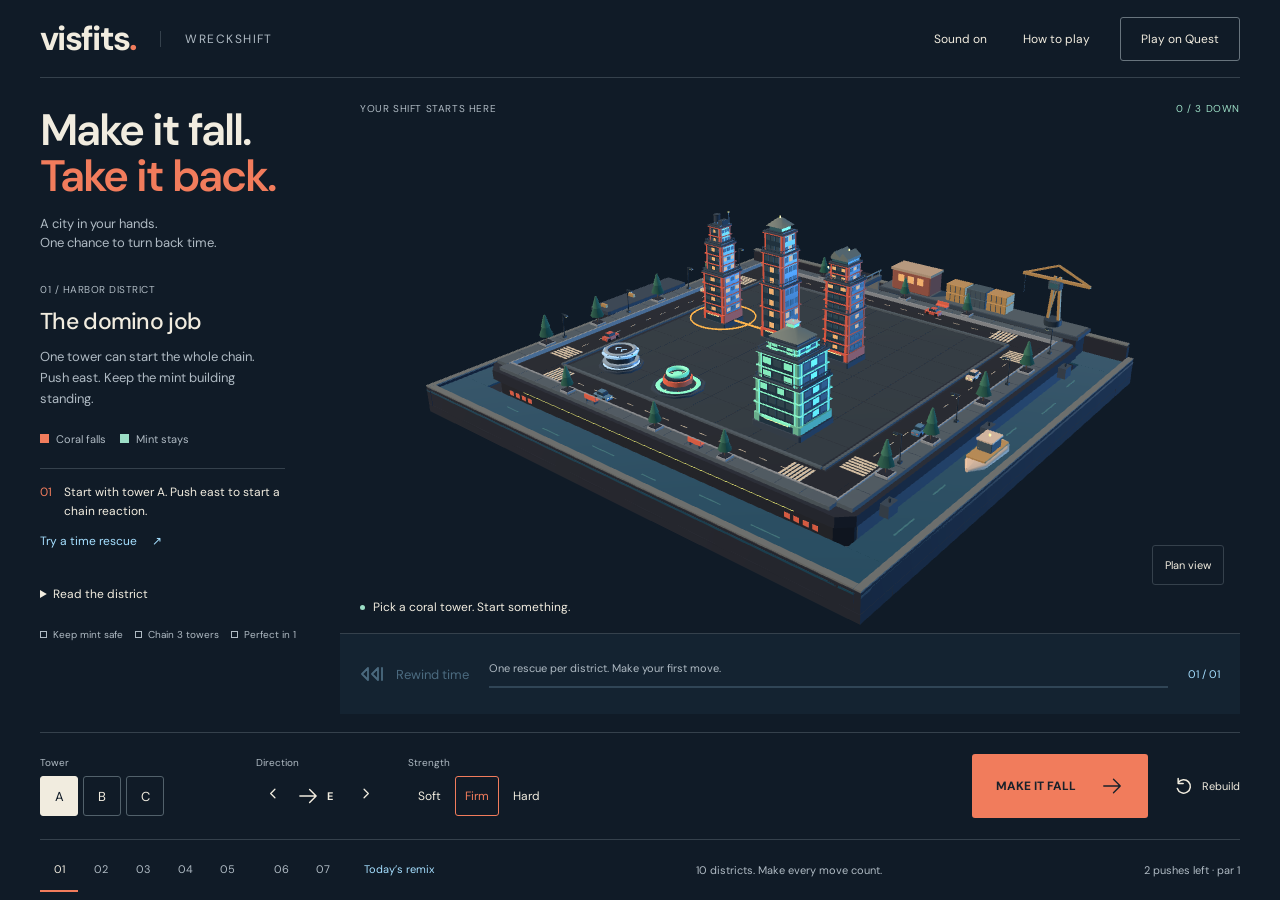
<file: index.html>
<!doctype html>
<html lang="en"><head><meta charset="UTF-8"/><meta name="viewport" content="width=device-width,initial-scale=1.0"/><meta name="theme-color" content="#101b27"/><meta name="description" content="Visfits Wreckshift. Pull a tower. Rewind the collapse. Change the city's fate with your hands."/><link rel="icon" href="./mark.svg"/><link rel="manifest" href="./manifest.webmanifest"/><link rel="apple-touch-icon" href="./icons/icon-192.png"/><meta property="og:title" content="Visfits: Wreckshift"/><meta property="og:description" content="Pull a tower. Rewind the collapse. Change the city's fate with your hands."/><meta property="og:type" content="website"/><title>Visfits — Wreckshift</title>  <script type="module" crossorigin src="./assets/index-5uO106d2.js"></script>
  <link rel="stylesheet" crossorigin href="./assets/index-kAByI9t1.css">
</head><body>
<div id="app">
<header><a class="brand" href="./" aria-label="Visfits home">visfits<span>.</span></a><span class="edition">WRECKSHIFT</span><div class="header-actions"><button id="sound" aria-pressed="true">Sound on</button><button id="help" aria-expanded="false">How to play</button><button id="xr" disabled>Checking VR</button></div></header>
<main>
<section class="brief" aria-label="Current contract"><div class="title-block"><h1>Make it fall.<br/><span>Take it back.</span></h1><p class="premise">A city in your hands.<br/>One chance to turn back time.</p></div><div class="contract"><p id="district"></p><h2 id="mission-title"></h2><p id="mission-description"></p></div><div class="legend"><span><i class="coral"></i>Coral falls</span><span><i class="mint"></i>Mint stays</span><span id="relay-legend" hidden><i class="relay-mark"></i>Brass band = relay</span><span id="barrier-legend" hidden><i class="wall-mark"></i>Walls stay solid</span></div><div id="lesson" aria-live="polite"><span id="lesson-number">01</span><div><strong id="lesson-title" hidden></strong><p id="lesson-text">Start with tower A. Push east to start a chain reaction.</p><button id="exit-practice" class="text-button" hidden>Leave guided rescue</button></div></div><button id="practice" class="text-button">Try a time rescue <span aria-hidden="true">↗</span></button><details id="tactics"><summary>Read the district</summary><p id="tactic-text"></p></details><div id="move-report" hidden><h3>Your moves</h3><ol id="move-history"></ol></div><div class="shift-goals" aria-label="Shift goals"><span id="goal-clear">Keep mint safe</span><span id="goal-chain">Chain 3 towers</span><span id="goal-perfect">Clear at par</span></div><div id="result" hidden><p id="result-stamp"></p><h2 id="result-title"></h2><p id="result-note"></p><p id="result-score"></p><p id="result-breakdown"></p><button id="result-retry" class="text-button">Beat this shift</button><button id="next">Next district <span aria-hidden="true">↗</span></button><button id="result-practice" class="text-button" hidden>Learn to rewind <span aria-hidden="true">↗</span></button></div></section>
<section class="scene-region" aria-label="Interactive miniature city"><div id="scene-container" aria-label="Select a coral tower, aim, then push. Keyboard tower controls are below."></div><button id="view-toggle" class="view-toggle" aria-pressed="false" aria-label="Switch to overhead planning view">Plan view</button><div id="loading">Building the neighborhood<span></span></div><div class="scene-top"><span id="phase">YOUR SHIFT STARTS HERE</span><span id="progress">0 / 3 DOWN</span></div><div id="chain-feedback" aria-live="polite" hidden><strong id="chain-count">2</strong><div><span id="chain-title">CHAIN REACTION</span><p id="chain-detail">One push. Keep it going.</p></div></div><div id="time-overlay" hidden><span>TIME HELD</span><strong id="time-readout">−0.0s</strong><p>Pick a tower. Change the chain.</p></div><div class="scene-bottom"><span class="live-dot"></span><span id="feedback" role="status">Pick a coral tower. Start something.</span></div><div id="xr-message" role="status"></div></section>
<section class="time-console" aria-label="Time rescue"><button id="rewind" disabled><svg viewBox="0 0 24 24" aria-hidden="true"><path d="M8 6 2 12l6 6V6Zm10 0-6 6 6 6V6M22 6v12"/></svg><span id="rewind-label">Rewind time</span></button><div class="time-detail"><p id="time-caption">One rescue per district. Make your first move.</p><div id="timeline-controls" hidden><label for="timeline">Back in time</label><input id="timeline" type="range" min="0" max="1000" value="1000" step="1"/><output id="timeline-value" for="timeline">0.0s</output><button id="cancel-rewind">Return to present</button></div><div class="time-track" aria-hidden="true"><span id="time-fill"></span></div></div><span id="time-charge">01 / 01</span><button id="mobile-retry" aria-label="Rebuild the district">Rebuild ↻</button></section>
</main>
<section class="controls" aria-label="Demolition controls"><div class="selection"><span class="control-label">Tower</span><div id="towers" role="group" aria-label="Select a tower"></div></div><div class="aim"><span class="control-label">Direction</span><div class="aim-row"><button id="left" aria-label="Aim 45 degrees left"><svg viewBox="0 0 24 24"><path d="m14 6-6 6 6 6"/></svg></button><span id="direction"><svg id="direction-arrow" viewBox="0 0 32 32"><path d="M16 26V6m-8 8 8-8 8 8"/></svg><b id="direction-label">E</b></span><button id="right" aria-label="Aim 45 degrees right"><svg viewBox="0 0 24 24"><path d="m10 6 6 6-6 6"/></svg></button></div></div><div class="power"><span class="control-label">Strength</span><div role="group" aria-label="Push strength"><button data-power="0.65">Soft</button><button data-power="1" aria-pressed="true">Firm</button><button data-power="1.35">Hard</button></div></div><button id="push" class="push" disabled><span>MAKE IT FALL</span><svg viewBox="0 0 32 32"><path d="M5 16h22M18 7l9 9-9 9"/></svg></button><button id="retry" class="retry" aria-label="Rebuild the district"><svg viewBox="0 0 24 24"><path d="M5 8a8 8 0 1 1-1 7M5 3v6h6"/></svg><span>Rebuild</span></button></section>
<footer><div class="district-picker"><nav id="districts" aria-label="Districts"></nav><button id="remix" aria-pressed="false">Today’s remix</button></div><span id="best">Ten districts. Make every move count.</span><span id="push-count">2 pushes left</span></footer>
<dialog id="instructions" aria-label="How to play"><button id="close-help" aria-label="Close instructions">Close</button><h2>Break the city.<br/>Rewrite the moment.</h2><ol><li><strong>Start a chain.</strong> Select a coral tower, aim away from mint landmarks, then push.</li><li><strong>Catch your mistake.</strong> While buildings fall or after a failed move, rewind the last collapse. You get one rescue per district. A redirect works even at the push limit; every launch still counts toward your total.</li><li><strong>Change the outcome.</strong> With time held, choose a standing tower and push in a new direction. Everything resumes from that instant.</li></ol><p><strong>Special contracts:</strong> brass-banded coral towers are relays: knock them down through another tower. They cannot start a push. Solid masonry walls stay put and can catch a falling tower. Use Plan view to read gaps, and Read the district for a tactical hint.</p><p>In VR: point and pinch to select. Pull the orange handle opposite the fall, then release. Pull the blue reel toward you to wind time back; release it, then redirect with the orange handle.</p><p>Build a longer chain for bonus points. A Perfect shift clears at par without rewinding; saving a damaged landmark earns a separate Timekeeper bonus. Rewinding removes points from the discarded chain. Today’s remix mirrors a district into a new daily challenge, shared by everyone on the same UTC date. Your best scores stay on this device.</p><p class="keys">Keyboard: A / D aim · Space push · Z rewind · R rebuild</p><p><a href="./about.html" target="_blank" rel="noopener">Game notes, privacy &amp; credits ↗</a></p></dialog>
</div></body></html>
</file>
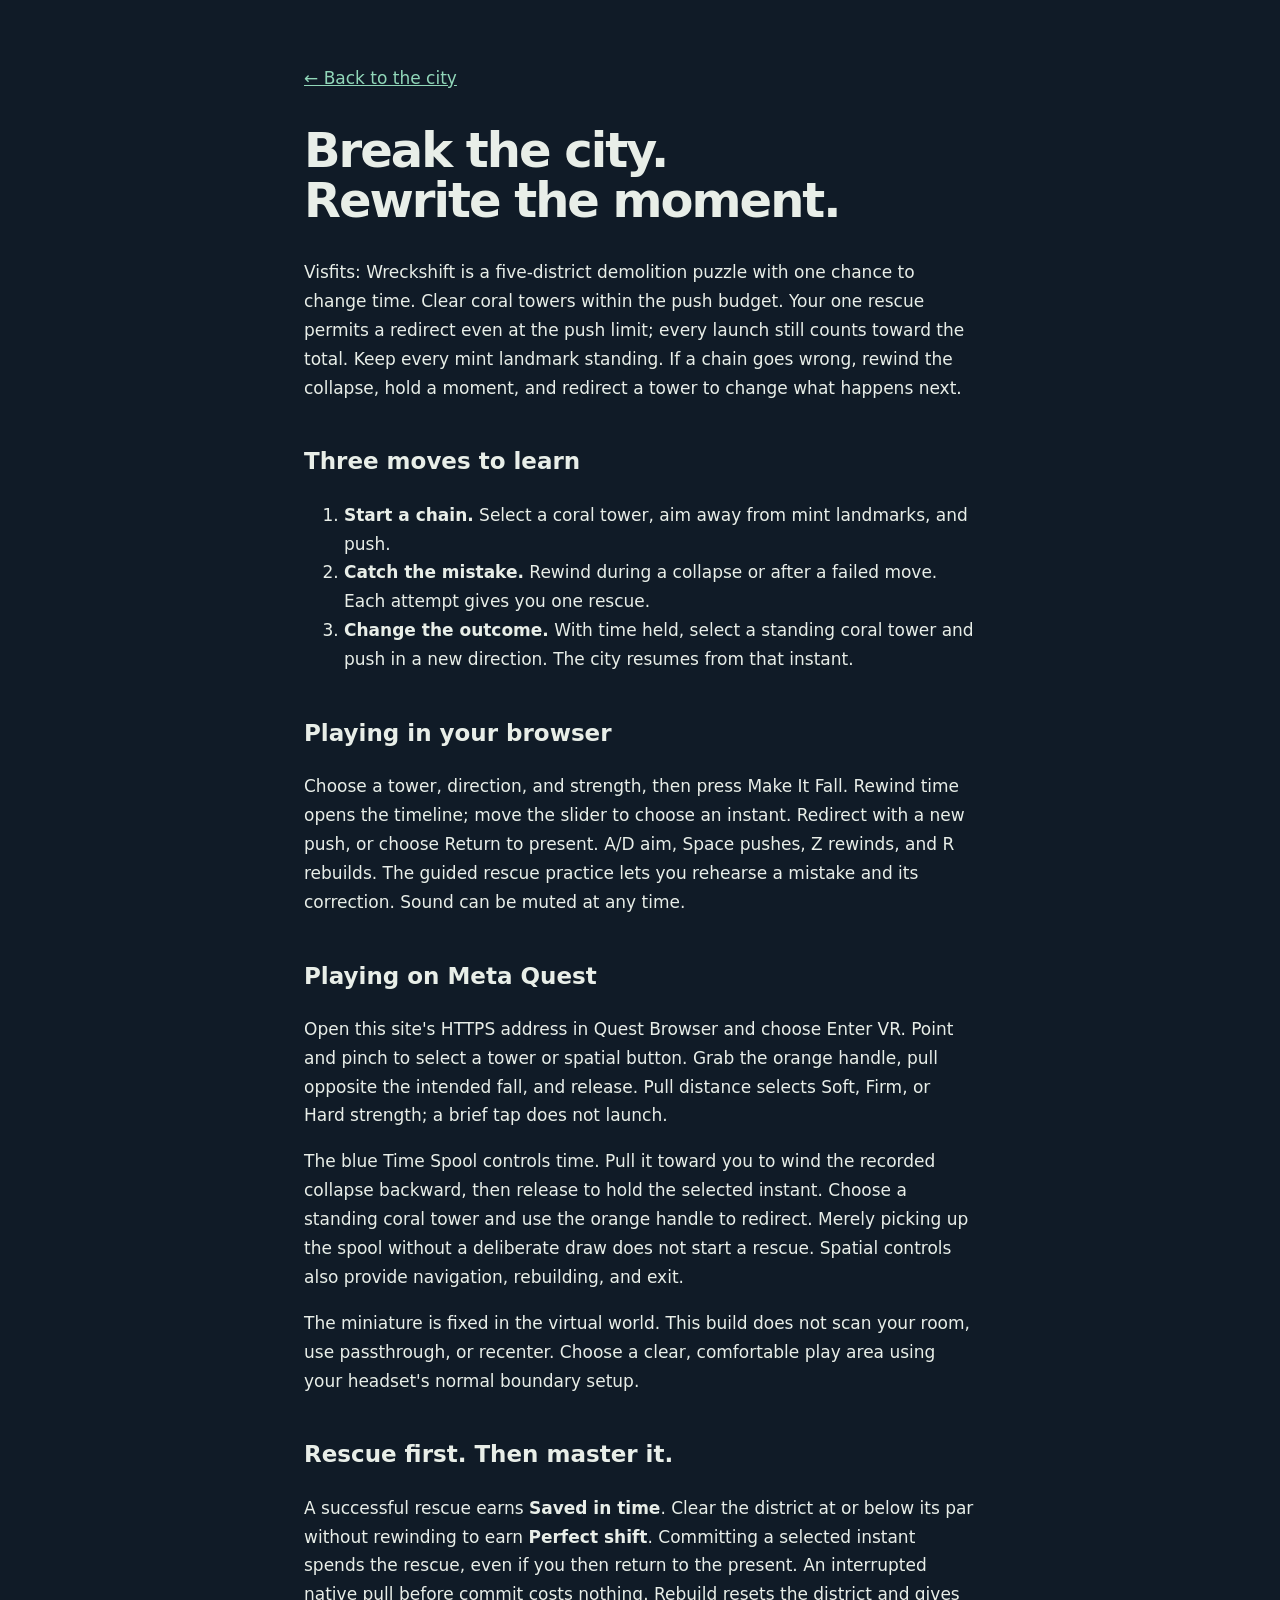
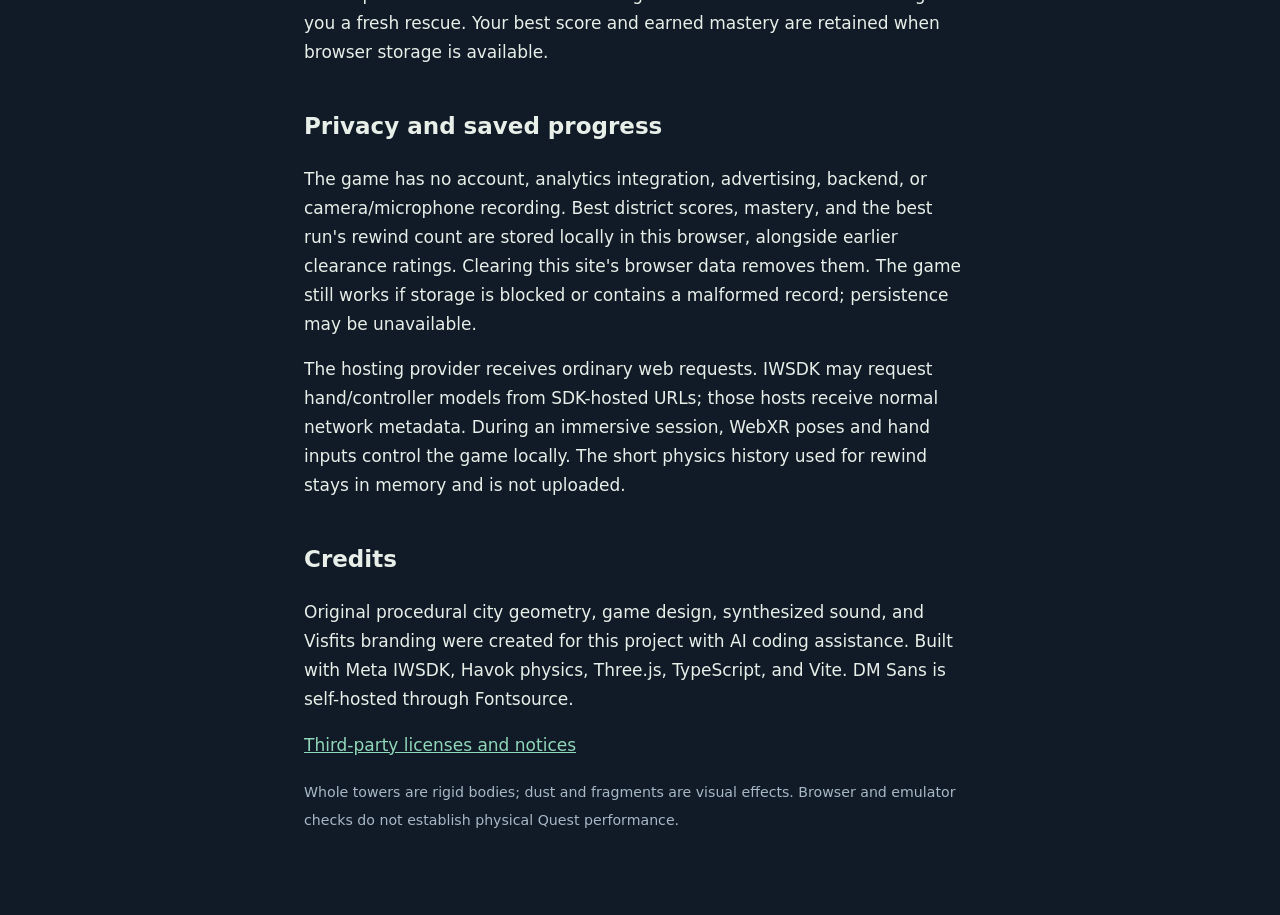
<file: about.html>
<!doctype html>
<html lang="en"><head><meta charset="utf-8"><meta name="viewport" content="width=device-width, initial-scale=1"><meta name="theme-color" content="#101b27"><title>Game notes — Visfits: Wreckshift</title>
<style>*{box-sizing:border-box}body{margin:0;background:#101b27;color:#e8eee8;font:17px/1.7 system-ui,sans-serif}main{max-width:720px;padding:64px 24px;margin:auto}a{color:#91d7b9}h1{font-size:48px;line-height:1.05;letter-spacing:-2px}h2{margin-top:40px;font-size:23px}small{color:#a8b8c6}p{max-width:62ch}a:focus-visible{outline:3px solid #ff765e;outline-offset:5px}</style></head><body><main>
<a href="./">← Back to the city</a><h1>Break the city.<br>Rewrite the moment.</h1>
<p>Visfits: Wreckshift is a five-district demolition puzzle with one chance to change time. Clear coral towers within the push budget. Your one rescue permits a redirect even at the push limit; every launch still counts toward the total. Keep every mint landmark standing. If a chain goes wrong, rewind the collapse, hold a moment, and redirect a tower to change what happens next.</p>
<h2>Three moves to learn</h2><ol><li><strong>Start a chain.</strong> Select a coral tower, aim away from mint landmarks, and push.</li><li><strong>Catch the mistake.</strong> Rewind during a collapse or after a failed move. Each attempt gives you one rescue.</li><li><strong>Change the outcome.</strong> With time held, select a standing coral tower and push in a new direction. The city resumes from that instant.</li></ol>
<h2>Playing in your browser</h2><p>Choose a tower, direction, and strength, then press Make It Fall. Rewind time opens the timeline; move the slider to choose an instant. Redirect with a new push, or choose Return to present. A/D aim, Space pushes, Z rewinds, and R rebuilds. The guided rescue practice lets you rehearse a mistake and its correction. Sound can be muted at any time.</p>
<h2>Playing on Meta Quest</h2><p>Open this site's HTTPS address in Quest Browser and choose Enter VR. Point and pinch to select a tower or spatial button. Grab the orange handle, pull opposite the intended fall, and release. Pull distance selects Soft, Firm, or Hard strength; a brief tap does not launch.</p>
<p>The blue Time Spool controls time. Pull it toward you to wind the recorded collapse backward, then release to hold the selected instant. Choose a standing coral tower and use the orange handle to redirect. Merely picking up the spool without a deliberate draw does not start a rescue. Spatial controls also provide navigation, rebuilding, and exit.</p>
<p>The miniature is fixed in the virtual world. This build does not scan your room, use passthrough, or recenter. Choose a clear, comfortable play area using your headset's normal boundary setup.</p>
<h2>Rescue first. Then master it.</h2><p>A successful rescue earns <strong>Saved in time</strong>. Clear the district at or below its par without rewinding to earn <strong>Perfect shift</strong>. Committing a selected instant spends the rescue, even if you then return to the present. An interrupted native pull before commit costs nothing. Rebuild resets the district and gives you a fresh rescue. Your best score and earned mastery are retained when browser storage is available.</p>
<h2>Privacy and saved progress</h2><p>The game has no account, analytics integration, advertising, backend, or camera/microphone recording. Best district scores, mastery, and the best run's rewind count are stored locally in this browser, alongside earlier clearance ratings. Clearing this site's browser data removes them. The game still works if storage is blocked or contains a malformed record; persistence may be unavailable.</p>
<p>The hosting provider receives ordinary web requests. IWSDK may request hand/controller models from SDK-hosted URLs; those hosts receive normal network metadata. During an immersive session, WebXR poses and hand inputs control the game locally. The short physics history used for rewind stays in memory and is not uploaded.</p>
<h2>Credits</h2><p>Original procedural city geometry, game design, synthesized sound, and Visfits branding were created for this project with AI coding assistance. Built with Meta IWSDK, Havok physics, Three.js, TypeScript, and Vite. DM Sans is self-hosted through Fontsource.</p>
<p><a href="./THIRD-PARTY-NOTICES.txt">Third-party licenses and notices</a></p>
<p><small>Whole towers are rigid bodies; dust and fragments are visual effects. Browser and emulator checks do not establish physical Quest performance.</small></p>
</main></body></html>
</file>
<file: assets/index-kAByI9t1.css>
@font-face{font-family:DM Sans;font-style:normal;font-display:swap;font-weight:400;src:url(./dm-sans-latin-ext-400-normal-BtiwyxMk.woff2) format("woff2"),url(./dm-sans-latin-ext-400-normal-BjWJ59Pq.woff) format("woff");unicode-range:U+0100-02BA,U+02BD-02C5,U+02C7-02CC,U+02CE-02D7,U+02DD-02FF,U+0304,U+0308,U+0329,U+1D00-1DBF,U+1E00-1E9F,U+1EF2-1EFF,U+2020,U+20A0-20AB,U+20AD-20C0,U+2113,U+2C60-2C7F,U+A720-A7FF}@font-face{font-family:DM Sans;font-style:normal;font-display:swap;font-weight:400;src:url(./dm-sans-latin-400-normal-CW0RaeGs.woff2) format("woff2"),url(./dm-sans-latin-400-normal-BwCSEQnW.woff) format("woff");unicode-range:U+0000-00FF,U+0131,U+0152-0153,U+02BB-02BC,U+02C6,U+02DA,U+02DC,U+0304,U+0308,U+0329,U+2000-206F,U+20AC,U+2122,U+2191,U+2193,U+2212,U+2215,U+FEFF,U+FFFD}@font-face{font-family:DM Sans;font-style:normal;font-display:swap;font-weight:500;src:url(./dm-sans-latin-ext-500-normal-BJfUCQsA.woff2) format("woff2"),url(./dm-sans-latin-ext-500-normal-DR84L5F-.woff) format("woff");unicode-range:U+0100-02BA,U+02BD-02C5,U+02C7-02CC,U+02CE-02D7,U+02DD-02FF,U+0304,U+0308,U+0329,U+1D00-1DBF,U+1E00-1E9F,U+1EF2-1EFF,U+2020,U+20A0-20AB,U+20AD-20C0,U+2113,U+2C60-2C7F,U+A720-A7FF}@font-face{font-family:DM Sans;font-style:normal;font-display:swap;font-weight:500;src:url(./dm-sans-latin-500-normal-B9HHJjqV.woff2) format("woff2"),url(./dm-sans-latin-500-normal-Dr3UlScf.woff) format("woff");unicode-range:U+0000-00FF,U+0131,U+0152-0153,U+02BB-02BC,U+02C6,U+02DA,U+02DC,U+0304,U+0308,U+0329,U+2000-206F,U+20AC,U+2122,U+2191,U+2193,U+2212,U+2215,U+FEFF,U+FFFD}@font-face{font-family:DM Sans;font-style:normal;font-display:swap;font-weight:600;src:url(./dm-sans-latin-ext-600-normal-4vooXBpG.woff2) format("woff2"),url(./dm-sans-latin-ext-600-normal-DRtaDpgU.woff) format("woff");unicode-range:U+0100-02BA,U+02BD-02C5,U+02C7-02CC,U+02CE-02D7,U+02DD-02FF,U+0304,U+0308,U+0329,U+1D00-1DBF,U+1E00-1E9F,U+1EF2-1EFF,U+2020,U+20A0-20AB,U+20AD-20C0,U+2113,U+2C60-2C7F,U+A720-A7FF}@font-face{font-family:DM Sans;font-style:normal;font-display:swap;font-weight:600;src:url(./dm-sans-latin-600-normal-Aqo67rzb.woff2) format("woff2"),url(./dm-sans-latin-600-normal-BmdmIIQ2.woff) format("woff");unicode-range:U+0000-00FF,U+0131,U+0152-0153,U+02BB-02BC,U+02C6,U+02DA,U+02DC,U+0304,U+0308,U+0329,U+2000-206F,U+20AC,U+2122,U+2191,U+2193,U+2212,U+2215,U+FEFF,U+FFFD}@font-face{font-family:DM Sans;font-style:normal;font-display:swap;font-weight:700;src:url(./dm-sans-latin-ext-700-normal-CJIcxD6K.woff2) format("woff2"),url(./dm-sans-latin-ext-700-normal-BLI3TTWz.woff) format("woff");unicode-range:U+0100-02BA,U+02BD-02C5,U+02C7-02CC,U+02CE-02D7,U+02DD-02FF,U+0304,U+0308,U+0329,U+1D00-1DBF,U+1E00-1E9F,U+1EF2-1EFF,U+2020,U+20A0-20AB,U+20AD-20C0,U+2113,U+2C60-2C7F,U+A720-A7FF}@font-face{font-family:DM Sans;font-style:normal;font-display:swap;font-weight:700;src:url(./dm-sans-latin-700-normal-DvUfVpUG.woff2) format("woff2"),url(./dm-sans-latin-700-normal-CUSSCpQX.woff) format("woff");unicode-range:U+0000-00FF,U+0131,U+0152-0153,U+02BB-02BC,U+02C6,U+02DA,U+02DC,U+0304,U+0308,U+0329,U+2000-206F,U+20AC,U+2122,U+2191,U+2193,U+2212,U+2215,U+FEFF,U+FFFD}:root{font-family:DM Sans,sans-serif;color:#f1ecdf;background:#101b27;font-synthesis:none;--paper:#f1ecdf;--ink:#101b27;--coral:#f17c5c;--mint:#9cdec6;--time:#a5dfff;--muted:#afbac3;--line:#35414c}*{box-sizing:border-box}body{margin:0}button,a,input{-webkit-tap-highlight-color:transparent}button{font:inherit;color:inherit;cursor:pointer;background:none;border:0}button:disabled{opacity:.38;cursor:default}button:focus-visible,a:focus-visible,input:focus-visible{outline:2px solid var(--time);outline-offset:4px}button:hover:not(:disabled){color:var(--mint)}::selection{background:var(--coral);color:var(--ink)}[hidden]{display:none!important}h1,h2,p{margin:0}svg{fill:none;stroke:currentColor;stroke-width:1.8;stroke-linecap:round;stroke-linejoin:round}header{height:78px;display:flex;align-items:center;gap:24px;margin:0 40px;border-bottom:1px solid var(--line);position:relative;z-index:3}.brand{font-weight:700;color:var(--paper);font-size:34px;letter-spacing:-.05em;text-decoration:none}.brand span{color:var(--coral)}.edition{font-size:12px;letter-spacing:.12em;color:var(--muted);border-left:1px solid var(--line);padding-left:24px}.header-actions{margin-left:auto;display:flex;gap:24px;align-items:center;font-size:12px}.header-actions button{min-height:44px}#xr{border:1px solid #68747d;padding:10px 20px;border-radius:3px}main{min-height:610px;height:calc(100svh - 246px);max-height:1080px;display:grid;grid-template-columns:280px minmax(0,1fr);grid-template-rows:minmax(440px,1fr) auto;padding:0 40px;gap:0 20px}.brief{padding-top:38px;position:relative;z-index:2;grid-row:1/3}h1{font-size:44px;line-height:1.04;letter-spacing:-.045em;font-weight:600}h1 span{color:var(--coral)}.premise{font-size:15px;line-height:1.55;margin-top:20px;color:var(--muted)}.contract{margin-top:42px;max-width:245px}#district{font-size:10px;letter-spacing:.05em;color:var(--muted);margin-bottom:10px}.contract h2{font-size:23px;font-weight:500;letter-spacing:-.03em}.contract>p:last-child{font-size:13px;line-height:1.65;color:var(--muted);margin-top:10px}.legend{display:flex;gap:16px;margin-top:22px;font-size:11px;color:var(--muted)}.legend span{display:flex;align-items:center;gap:7px}.legend i{width:9px;height:9px;display:inline-block}.coral{background:var(--coral)}.mint{background:var(--mint)}#lesson{display:flex;gap:12px;margin-top:32px;border-top:1px solid var(--line);padding-top:18px;max-width:245px;font-size:12px;line-height:1.6}#lesson-number{font-size:12px;color:var(--coral);font-variant-numeric:tabular-nums}#lesson-text{color:var(--paper)}.text-button{padding:12px 0;font-size:12px;color:var(--time);display:flex;gap:15px;min-height:44px}.scene-region{position:relative;min-width:0;min-height:0}#scene-container{position:absolute;inset:0}canvas{display:block;touch-action:pan-y}#loading{position:absolute;inset:0;display:flex;align-items:center;justify-content:center;gap:12px;font-size:13px;background:var(--ink);z-index:4}#loading span{width:5px;height:5px;background:var(--coral);animation:blink 1s infinite}@keyframes blink{50%{opacity:.25}}.scene-top{position:absolute;top:24px;left:20px;right:0;display:flex;justify-content:space-between;gap:16px;font-size:10px;letter-spacing:.06em;color:var(--muted);pointer-events:none}#progress{color:var(--mint);white-space:nowrap}.scene-bottom{position:absolute;bottom:18px;left:20px;right:15px;display:flex;align-items:center;gap:8px;font-size:12px;pointer-events:none}.live-dot{height:5px;width:5px;border-radius:50%;background:var(--mint);flex-shrink:0}#xr-message{position:absolute;bottom:50px;left:20px;right:20px;font-size:12px;background:var(--ink);color:var(--coral)}#xr-message:empty{display:none}#time-overlay{position:absolute;top:68px;right:15px;text-align:right;pointer-events:none;color:var(--time)}#time-overlay span{font-size:10px;letter-spacing:.12em}#time-overlay strong{display:block;font-weight:500;font-size:44px;letter-spacing:-.05em;font-variant-numeric:tabular-nums}#time-overlay p{font-size:11px}.time-console{display:flex;align-items:center;gap:20px;padding:18px 20px;border-top:1px solid var(--line);background:#142331;margin-bottom:18px;min-width:0}.time-console>button{display:flex;gap:12px;align-items:center;color:var(--time);font-size:13px;white-space:nowrap;min-height:44px;padding:0}.time-console svg{width:24px;height:24px}.time-detail{flex:1;min-width:0}.time-detail p{font-size:11px;color:var(--muted);line-height:1.5}.time-track{height:2px;background:#304556;margin-top:10px;overflow:hidden}#time-fill{height:100%;display:block;background:var(--time);width:0}#time-charge{color:var(--time);font-size:11px;white-space:nowrap;font-variant-numeric:tabular-nums}#timeline-controls{display:flex;align-items:center;gap:10px;font-size:10px;margin-top:5px}#timeline-controls label{position:absolute;width:1px;height:1px;overflow:hidden;clip-path:inset(50%)}#timeline{min-width:60px;flex:1;width:100%;accent-color:var(--time);height:26px}#timeline-value{font-variant-numeric:tabular-nums;min-width:36px}#cancel-rewind{font-size:10px;min-height:36px;text-decoration:underline;white-space:nowrap}.time-held .time-console{border-color:var(--time)}.time-held #phase,.time-held #lesson-number{color:var(--time)}.controls{min-height:108px;margin:0 40px;display:flex;gap:26px;align-items:center;border-top:1px solid var(--line);border-bottom:1px solid var(--line)}.control-label{font-size:10px;color:var(--muted);display:block;margin-bottom:7px}.selection{min-width:220px}#towers{display:flex;gap:5px}#towers button{width:38px;height:40px;font-size:13px;border:1px solid #52616b;border-radius:3px;font-variant-numeric:tabular-nums}#towers button[aria-pressed=true]{background:var(--paper);color:var(--ink);border-color:var(--paper)}#towers button.fallen{border-style:dashed;color:var(--mint)}.aim-row{display:flex;gap:5px;align-items:center}.aim-row>button{padding:0;width:34px;height:40px}.aim-row>button svg{width:17px;height:17px}.aim-row>span{display:flex;gap:6px;align-items:center;font-size:11px;min-width:48px}.aim-row>span svg{width:26px;height:26px;transition:rotate .2s}.power>div{display:flex;gap:4px}.power button{padding:10px 9px;min-height:40px;border:1px solid transparent;font-size:12px;border-radius:3px}.power button[aria-pressed=true]{border-color:var(--coral);color:var(--coral)}.push{margin-left:auto;background:var(--coral);color:#18212a;display:flex;align-items:center;justify-content:center;gap:24px;padding:20px 24px;border-radius:3px;font-size:12px;font-weight:700;white-space:nowrap;min-height:60px}.push svg{width:24px;height:24px}.push:hover:not(:disabled){background:#ffa07c;color:var(--ink)}.time-held .push{background:var(--time)}.retry{display:flex;align-items:center;gap:8px;font-size:11px;padding:10px 0;min-height:44px}.retry svg{width:20px;height:20px}footer{height:60px;display:flex;align-items:center;justify-content:space-between;margin:0 40px;color:var(--muted);font-size:11px;gap:20px}#districts{display:flex;gap:4px}#districts button{font-size:11px;padding:12px;border-bottom:2px solid transparent;min-height:44px}#districts button[aria-current=true]{color:var(--paper);border-color:var(--coral)}#districts button.complete{color:var(--mint)}#districts button.mastered{border-top:2px solid var(--mint)}#result{position:absolute;left:0;right:0;top:245px;background:var(--ink);padding:22px 15px 28px 0;min-height:360px}#result-stamp{color:var(--mint);font-size:12px!important;margin:0 0 12px!important}#result h2{font-size:34px;line-height:1.1;letter-spacing:-.04em;color:var(--mint)}#result.fail h2{color:var(--coral)}#result p{font-size:13px;line-height:1.65;color:var(--muted);margin-top:14px}#result-score{font-size:30px!important;letter-spacing:-.03em;color:var(--paper)!important;font-variant-numeric:tabular-nums}#next{margin-top:20px;padding:13px 15px;border:1px solid var(--muted);font-size:12px;display:flex;justify-content:space-between;gap:24px;min-height:44px;border-radius:3px}#instructions{position:fixed;z-index:20;right:25px;top:75px;padding:35px;width:410px;max-width:calc(100vw - 36px);max-height:calc(100svh - 95px);overflow:auto;background:#e6e5d8;color:#142230;box-shadow:0 15px 60px #0007;border-radius:3px}#instructions h2{font-size:34px;line-height:1.08;letter-spacing:-.04em;margin:20px 0}#instructions p,#instructions li{font-size:13px;line-height:1.65;margin-top:15px}#instructions ol{padding-left:18px}#instructions .keys{font-size:11px}#instructions a{color:#223c54}#close-help{position:absolute;right:20px;top:8px;min-height:44px;font-size:11px;text-decoration:underline}#instructions button:hover{color:#ab3929}::-webkit-scrollbar{width:7px}::-webkit-scrollbar-thumb{background:#51616e}::-webkit-scrollbar-track{background:var(--ink)}@media(min-width:1600px){main{grid-template-columns:330px minmax(0,1fr)}h1{font-size:54px}.brief{padding-top:50px}.contract{margin-top:60px}}@media(max-width:1100px){header{margin:0 24px}.edition{display:none}main{padding:0 24px;grid-template-columns:230px minmax(0,1fr);gap:0 5px}h1{font-size:37px}.controls,footer{margin:0 24px}.controls{gap:12px}.selection{min-width:195px}#towers button{width:34px}.power button{padding:8px 5px}.push{padding:18px 14px;gap:12px}.retry span{display:none}.time-console{gap:12px;padding:14px}.time-detail p{font-size:10px}#time-charge{display:none}}@media(max-width:760px){header{height:68px;margin:0 18px;gap:14px}.brand{font-size:29px}.header-actions{gap:12px;font-size:10px}#xr{padding:8px 10px}#help{font-size:0}#help:after{content:"Help";font-size:10px}main{height:auto;min-height:0;display:flex;flex-direction:column;padding:0 18px}.brief{padding-top:22px;display:grid;grid-template-columns:1fr 1fr;gap:14px;order:0}.title-block{display:none}.contract{margin:0;max-width:none;grid-column:1/-1;display:grid;grid-template-columns:1fr 1fr;gap:6px 14px}#district{font-size:9px;margin:0;grid-column:1}.contract h2{font-size:21px;grid-column:1}.contract>p:last-child{grid-column:2;grid-row:1/3;font-size:11px;line-height:1.55;margin:0}.legend{gap:12px;font-size:10px;margin:0;grid-column:1/-1}#lesson{grid-column:1/-1;margin:0;max-width:none;padding-top:12px;display:none}#practice{position:absolute;right:0;bottom:-7px;font-size:10px}.scene-region{height:370px;flex:none;margin:0 -18px;order:1}.scene-top{top:20px;left:18px;right:18px;font-size:8px}.scene-bottom{left:18px;bottom:15px;font-size:11px}.time-console{order:2;margin:0 0 16px;gap:12px;padding:10px 12px;flex-wrap:wrap}.time-console>button{font-size:12px}.time-detail{min-width:130px}.time-detail p{font-size:10px}#timeline-controls{flex-wrap:wrap;gap:5px}#timeline{flex-basis:80px}#cancel-rewind{min-height:26px}#time-overlay{top:55px;right:18px}#time-overlay strong{font-size:34px}#time-overlay p{display:none}.controls{margin:0;position:fixed;bottom:0;left:0;right:0;z-index:8;background:var(--ink);padding:12px 16px;display:grid;grid-template-columns:minmax(0,1fr) auto;gap:10px 8px;box-shadow:0 -12px 28px #101b2740}.selection{min-width:0;grid-column:1;grid-row:1}.control-label{font-size:9px;margin-bottom:4px}#towers{gap:3px}#towers button{height:35px;width:30px;font-size:11px}.aim{grid-column:2;grid-row:1}.aim-row{gap:0}.aim-row>button{width:28px;height:35px}.aim-row>span{min-width:45px}.power{grid-column:1;grid-row:2}.power .control-label{display:none}.power button{font-size:10px;padding:7px;min-height:40px}.push{grid-column:2;grid-row:2;font-size:10px;min-height:44px;padding:10px 11px;gap:8px;margin:0;justify-content:center}.push svg{width:17px;height:17px}.retry{display:none}body{padding-bottom:147px}footer{margin:0 18px;height:55px;font-size:9px;gap:10px}#best{display:none}#districts{gap:0}#districts button{padding:9px}#push-count{max-width:90px;text-align:right;line-height:1.4}#result{position:relative;grid-column:1/-1;top:auto;padding:16px 0;min-height:0}#result h2{font-size:28px}#result p{font-size:12px;margin-top:7px}#result-score{font-size:24px!important}#next{margin-top:12px;padding:10px;font-size:12px}}@media(max-width:350px){.header-actions{gap:8px}header{margin:0 14px}.time-console{gap:6px}.controls{padding:10px 12px}.push{padding:10px 8px;font-size:9px;gap:4px}.power button{padding:7px 5px}#towers button{width:27px}.aim-row>button{width:25px}}@media(prefers-reduced-motion:reduce){*,*:before,*:after{animation:none!important;transition:none!important}}#mobile-retry{display:none}@media(max-width:760px){#mobile-retry{display:block;color:var(--muted);font-size:11px;min-height:36px;margin-left:auto}}#lesson-number{white-space:nowrap}#lesson-title{display:block;font-size:15px;line-height:1.35;margin-bottom:8px;color:var(--time)}#exit-practice{font-size:11px;color:var(--muted);text-decoration:underline;padding-bottom:0}#result-practice{margin-top:5px}.practicing .title-block{display:none}.practicing .contract{margin-top:0}.practicing #result{position:relative;top:auto;min-height:0;padding-top:24px}.practicing #lesson{border-top-color:var(--time)}#instructions{margin:0 0 0 auto;border:0;bottom:auto}#instructions::backdrop{background:#030a12b8}#instructions :focus-visible{outline-color:#1d567f}#app.practicing main{height:auto;max-height:none}.practicing .brief{padding-bottom:24px}@media(max-width:760px){.practicing #lesson{display:flex}.practicing #lesson-title{font-size:14px}.practicing #lesson-text{font-size:12px}.practicing #lesson{gap:10px;padding-top:14px}.practicing .contract>p:last-child{display:none}.practicing .contract h2{grid-column:1/-1}.practicing #result{padding-top:4px}footer{height:auto;min-height:55px;flex-wrap:wrap;padding-bottom:12px;gap:4px 10px}#best{display:block;order:3;flex-basis:100%;font-size:10px;color:var(--muted)}#push-count{margin-left:auto}}.premise{font-size:13px;line-height:1.5;margin-top:14px}.contract{margin-top:30px}#lesson{margin-top:22px;padding-top:14px}.brief{padding-top:30px}.shift-goals{display:flex;flex-wrap:wrap;gap:8px 12px;padding:14px 0;font-size:10px;color:var(--muted);line-height:1.5}.shift-goals span{display:flex;align-items:center;gap:6px}.shift-goals span:before{content:"";width:5px;height:5px;border:1px solid currentColor;flex:none}.shift-goals span.earned{color:var(--mint)}.shift-goals span.earned:before{background:currentColor}#app.playing .title-block{display:none}#app.playing .contract{margin-top:0}#app.has-result #lesson,#app.has-result #practice,#app.has-result .legend{display:none}#app.has-result #result{position:relative;top:auto;min-height:0;padding-top:10px}#result-score{margin-top:18px!important;font-size:40px!important}#result-breakdown{font-size:11px!important;line-height:1.6!important;margin-top:3px!important}#result-retry{margin-top:8px;color:var(--paper)}#next{margin-top:8px}#chain-feedback{position:absolute;left:20px;top:64px;display:flex;gap:12px;align-items:center;pointer-events:none;color:var(--mint)}#chain-count{font-size:68px;font-weight:500;line-height:1;letter-spacing:-.065em;font-variant-numeric:tabular-nums}#chain-title{display:block;font-size:10px;letter-spacing:.1em}#chain-detail{font-size:12px;color:var(--muted);margin-top:6px;max-width:185px;line-height:1.5}#chain-feedback[data-tone=warning]{color:var(--coral)}#chain-feedback[data-tone=time]{color:var(--time)}#chain-feedback.pulse{animation:chain-pop .36s ease-out}@keyframes chain-pop{0%{transform:translateY(7px);opacity:.3}to{transform:translateY(0);opacity:1}}.district-picker{display:flex;gap:16px;align-items:center;min-width:0}#remix{min-height:44px;border-bottom:2px solid transparent;font-size:11px;white-space:nowrap;color:var(--time);padding:10px 0}#remix[aria-pressed=true]{border-bottom-color:var(--time);color:var(--paper)}#app.remixing #district,.time-held #chain-feedback,.time-held .scene-top #phase{color:var(--time)}@media(max-width:1100px){.district-picker{gap:10px}#best{font-size:10px}.shift-goals{gap:6px 10px}#result h2{font-size:31px}}@media(max-width:760px){.brief{padding-top:20px}.contract{margin-top:0}.shift-goals{grid-column:1/-1;padding:2px 0 0;gap:7px 12px;font-size:9px}.scene-region{height:400px}#chain-feedback{left:18px;top:49px;gap:9px}#chain-count{font-size:43px}#chain-title{font-size:8px}#chain-detail{font-size:10px;max-width:150px;margin-top:3px}#app.has-result .contract>p:last-child{display:none}#app.has-result #result{padding:4px 0 12px}#result-score{font-size:30px!important;margin-top:12px!important}#result-breakdown{font-size:10px!important}#result-retry{min-height:36px;padding:8px 0}.district-picker{gap:12px;flex-wrap:wrap}#remix{font-size:10px}#districts button{padding:9px 8px}#time-overlay{top:112px}.practicing #chain-feedback{top:49px}footer{align-items:center}#app.has-result .shift-goals{padding-top:0}}@media(prefers-reduced-motion:reduce){#chain-feedback.pulse{animation:none}}.time-held #chain-count{font-size:26px;letter-spacing:-.03em}.time-held #chain-detail{max-width:180px}.view-toggle{position:absolute;right:16px;bottom:48px;z-index:2;font-size:11px;padding:9px 12px;min-height:40px;border:1px solid var(--line);background:var(--ink);color:var(--paper);border-radius:3px}.view-toggle[aria-pressed=true]{color:var(--time);border-color:var(--time)}@media(max-width:760px){.view-toggle{right:18px;bottom:42px;font-size:10px;padding:8px 10px}}#scene-container{overflow:hidden}.legend{flex-wrap:wrap;gap:10px 14px}.relay-mark{background:#dbb978;border:2px solid #101b27;outline:1px solid #dbb978}.wall-mark{background:#8a9396;border-top:2px solid #c5c6b8}#tactics{margin-top:12px;font-size:12px;line-height:1.65;color:var(--muted)}#tactics summary{cursor:pointer;color:var(--paper);padding:8px 0;min-height:36px;width:fit-content}#tactics summary:focus-visible{outline:2px solid var(--time);outline-offset:4px}#tactics p{padding:4px 0 10px;max-width:30ch}#move-report{margin-top:15px;padding-top:14px;border-top:1px solid var(--line)}#move-report h3{font-size:11px;font-weight:500;margin:0 0 9px;color:var(--muted)}#move-history{list-style:none;margin:0;padding:0;display:grid;gap:8px;font-size:11px;font-variant-numeric:tabular-nums}#move-history li{display:flex;justify-content:space-between;gap:12px}#move-history strong{font-weight:500;color:var(--mint);white-space:nowrap}#move-history .damaged strong{color:var(--coral)}#move-history .discarded{color:var(--muted)}#move-history .discarded strong{color:var(--time)}#towers button.relay{border-color:#a48b61;color:#dbb978;border-style:double;opacity:.7}#towers button.relay.fallen{color:var(--mint);border-style:dashed}#towers{flex-wrap:nowrap;gap:5px;max-width:340px;overflow-x:auto;scrollbar-width:thin}#towers button{flex-shrink:0}.selection{min-width:190px;max-width:340px}#districts{overflow-x:auto;scrollbar-width:thin;max-width:440px}#districts button{flex:0 0 38px;padding:12px 6px}#districts button:nth-child(6){margin-left:12px}footer .district-picker{min-width:0;flex-shrink:1}#best{white-space:nowrap}#push-count{flex-shrink:0}#app.has-result #tactics{display:none}#app.has-result #move-report{margin-top:10px;padding-top:10px}#app.practicing #tactics{display:none}@media(max-width:1100px){footer{flex-wrap:wrap;height:auto;min-height:70px;padding:8px 0}#best{font-size:10px}main{height:calc(100svh - 256px)}.controls{gap:10px}.selection{min-width:150px;max-width:240px}}@media(max-width:760px){#tactics{grid-column:1/-1;margin-top:0;font-size:11px}#tactics p{max-width:55ch}#tactics summary{min-height:36px;padding:6px 0}#move-report{grid-column:1/-1;margin-top:0;padding-top:10px}#move-history{grid-template-columns:repeat(2,minmax(0,1fr));gap:8px 16px;font-size:10px}#move-history li{gap:6px}.selection{min-width:0;max-width:none}#towers{max-width:none;gap:3px;flex-wrap:nowrap;overflow-x:auto;scrollbar-width:thin}#towers button{flex:0 0 27px}#districts{max-width:calc(100vw - 36px);width:100%}#districts button{flex-basis:40px;min-height:44px}.district-picker{width:100%;display:flex;flex-wrap:wrap;gap:0}footer{padding:0 0 14px;gap:0 10px}#remix{margin-right:auto}#best{white-space:normal}.legend{font-size:10px}main{height:auto}.shift-goals{padding-bottom:4px}#app.has-result #move-report{display:none}}
</file>
